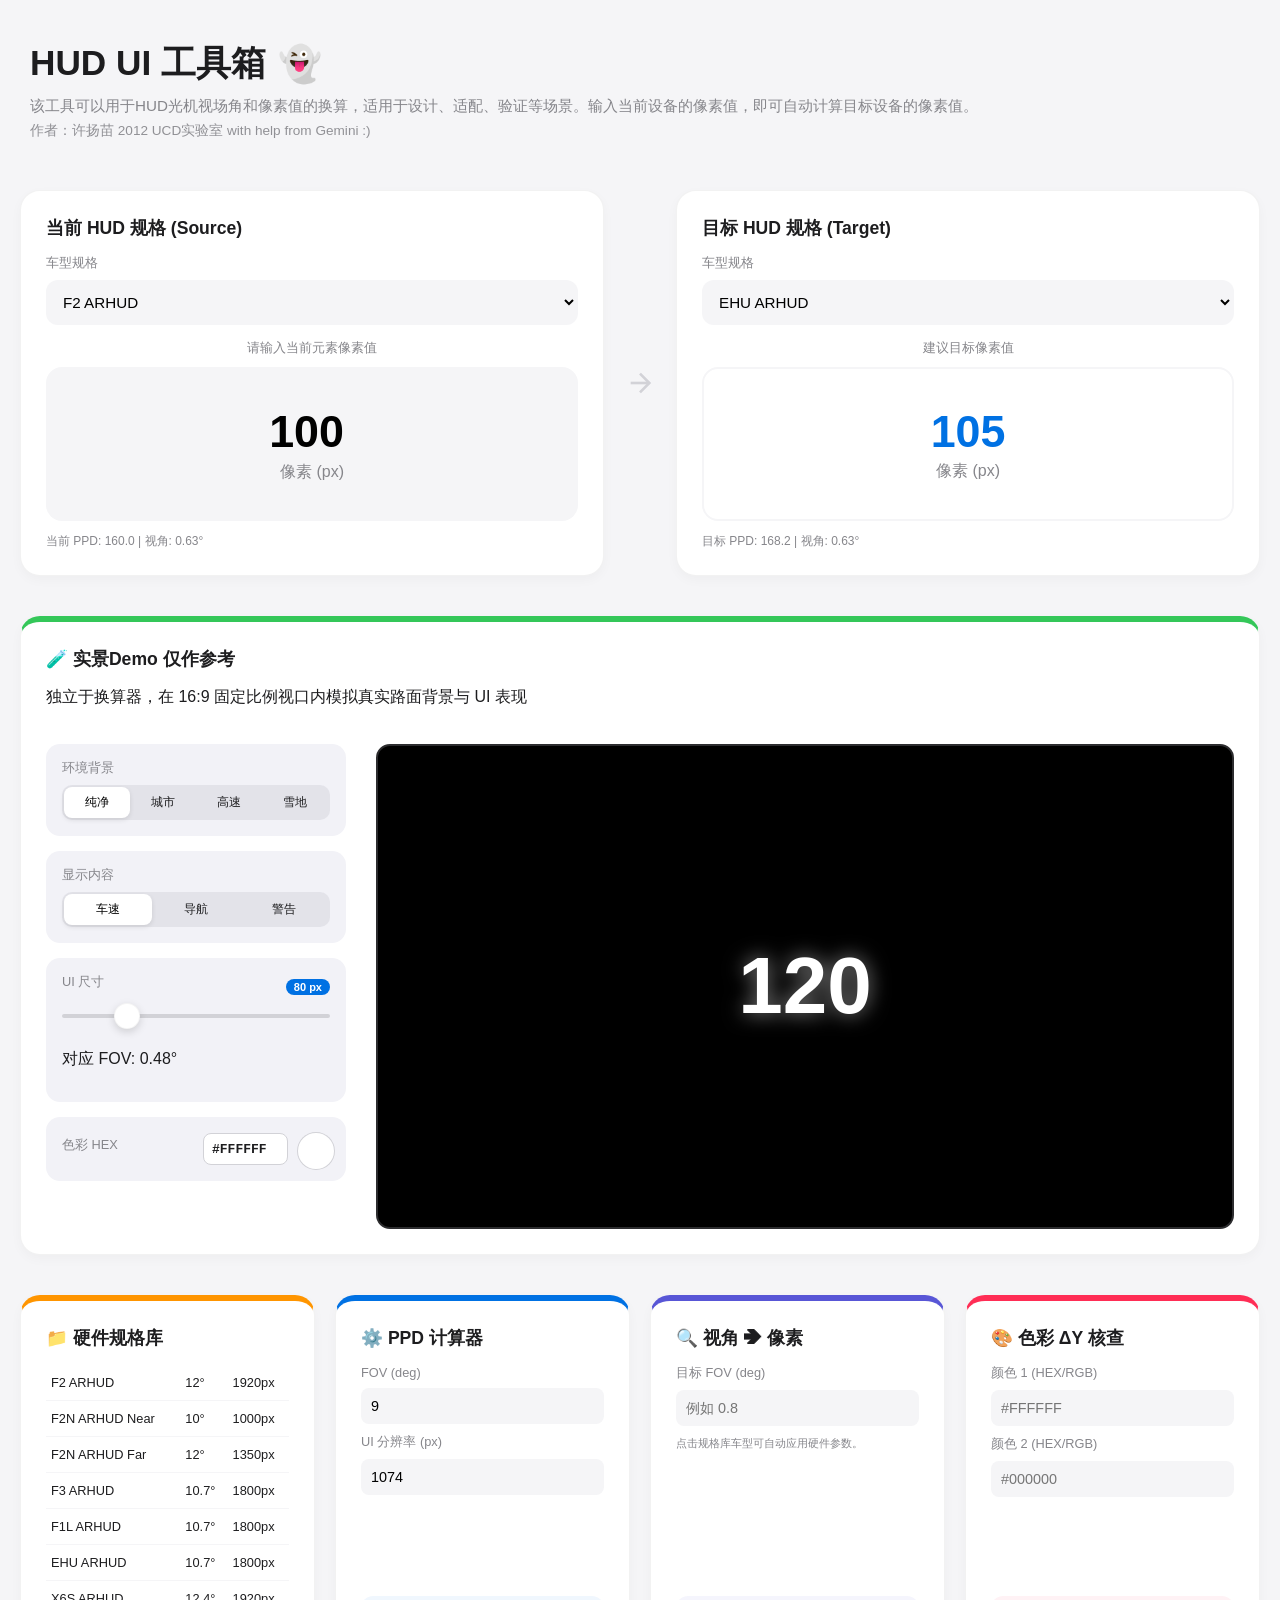
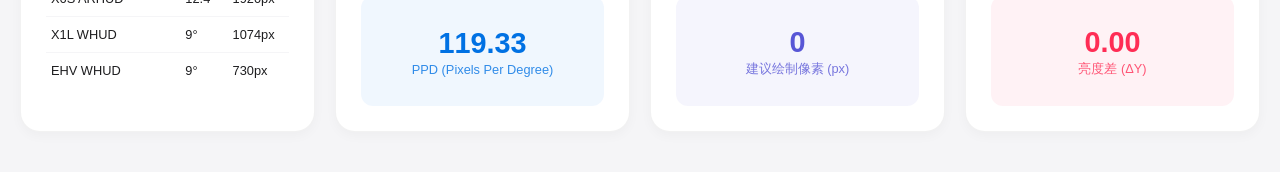
<file: index.html>
<!DOCTYPE html>
<html lang="zh-CN">
<head>
    <meta charset="UTF-8">
    <meta name="viewport" content="width=device-width, initial-scale=1.0">
    <link rel="stylesheet" href="style.css">
    <title>HUD UI 工具箱 - 设计决策专家版</title>
</head>
<body>

<div class="container">
    <header class="app-header">
        <h1>HUD UI 工具箱 <span id="ghost-emoji">👻</span></h1>
        <p class="app-desc">该工具可以用于HUD光机视场角和像素值的换算，适用于设计、适配、验证等场景。输入当前设备的像素值，即可自动计算目标设备的像素值。</p>
        <div class="app-author">作者：许扬苗 2012 UCD实验室 with help from Gemini :)</div>
    </header>

    <div class="full-row">
        <div class="card convert-card">
            <h2>当前 HUD 规格 (Source)</h2>
            <div style="margin-bottom:15px">
                <label>车型规格</label>
                <select id="srcProject" onchange="calcConvert()"></select>
            </div>
            <label style="text-align: center; width: 100%; margin-bottom: 10px;">请输入当前元素像素值</label>
            <div class="display-panel">
                <input type="number" id="convertInputPx" class="panel-input" value="100" oninput="calcConvert()">
                <div style="font-size: 1rem; color: var(--text-dim); margin-top: 4px;">像素 (px)</div>
            </div>
            <div style="font-size: 0.75rem; color: var(--text-dim); margin-top: 12px;">当前 PPD: <span id="srcPpdVal">0</span> | 视角: <span id="srcFovVal">0</span>°</div>
        </div>

        <div class="arrow-separator">
            <svg width="32" height="32" viewBox="0 0 24 24" fill="none" stroke="currentColor" stroke-width="2"><line x1="5" y1="12" x2="19" y2="12"></line><polyline points="12 5 19 12 12 19"></polyline></svg>
        </div>

        <div class="card convert-card">
            <h2>目标 HUD 规格 (Target)</h2>
            <div style="margin-bottom:15px">
                <label>车型规格</label>
                <select id="dstProject" onchange="calcConvert()"></select>
            </div>
            <label style="text-align: center; width: 100%; margin-bottom: 10px;">建议目标像素值</label>
            <div class="display-panel" style="background-color: #fff; border: 2px solid #f5f5f7;">
                <div id="convertResult" style="font-size: 2.8rem; font-weight: 700; color: var(--blue);">0</div>
                <div style="font-size: 1rem; color: var(--text-dim); margin-top: 4px;">像素 (px)</div>
            </div>
            <div style="font-size: 0.75rem; color: var(--text-dim); margin-top: 12px;">目标 PPD: <span id="dstPpdVal">0</span> | 视角: <span id="convertFov">0</span>°</div>
        </div>
    </div>

    <div class="full-row">
        <div class="card visual-lab-card">
            <div class="lab-header">
                <h2>🧪 实景Demo 仅作参考</h2>
                <p>独立于换算器，在 16:9 固定比例视口内模拟真实路面背景与 UI 表现</p>
            </div>
            
            <div class="lab-content">
                <div class="lab-controls">
                    <div class="control-item">
                        <label>环境背景</label>
                        <div class="ios-segmented-control">
                            <button onclick="updateLabScene('none')" class="segment-btn active" id="btn-scene-none">纯净</button>
                            <button onclick="updateLabScene('city')" class="segment-btn" id="btn-scene-city">城市</button>
                            <button onclick="updateLabScene('highway')" class="segment-btn" id="btn-scene-highway">高速</button>
                            <button onclick="updateLabScene('snow')" class="segment-btn" id="btn-scene-snow">雪地</button>
                        </div>
                    </div>

                    <div class="control-item">
                        <label>显示内容</label>
                        <div class="ios-segmented-control">
                            <button onclick="updateLabContent('speed')" class="segment-btn active" id="btn-content-speed">车速</button>
                            <button onclick="updateLabContent('nav')" class="segment-btn" id="btn-content-nav">导航</button>
                            <button onclick="updateLabContent('warn')" class="segment-btn" id="btn-content-warn">警告</button>
                        </div>
                    </div>

                    <div class="control-item">
                        <div style="display: flex; justify-content: space-between; align-items: center;">
                            <label>UI 尺寸</label>
                            <span class="ios-value-tag"><span id="labSizeLabel">80</span> px</span>
                        </div>
                        <input type="range" id="labSizeSlider" class="ios-slider" min="20" max="300" value="80" oninput="updateLabSize()">
                        <p class="hint-text">对应 FOV: <span id="labFovLabel">0.67</span>°</p>
                    </div>
                    
                    <div class="control-item" style="display: flex; align-items: center; justify-content: space-between; margin-bottom: 0;">
                        <label>色彩 HEX</label>
                        <div class="ios-color-wrapper">
                            <input type="text" id="labColorInput" value="#00ff00" maxlength="7" oninput="handleHexInput()">
                            <div class="color-trigger-container">
                                <input type="color" id="labColorPicker" value="#00ff00" oninput="handlePickerInput()">
                                <div class="color-preview-circle" id="colorCircle"></div>
                            </div>
                        </div>
                    </div>
                </div>

                <div class="lab-viewport" id="labViewport">
                    <div id="labHudElement" class="lab-element speed-mode">120</div>
                    <div id="labSceneOverlay" class="lab-scene-overlay"></div>
                </div>
            </div>
        </div>
    </div>

    <div class="card card-bottom card-project">
        <h2>📁 硬件规格库</h2>
        <div class="table-container">
            <table class="project-table">
                <tbody id="projectList"></tbody>
            </table>
        </div>
    </div>

    <div class="card card-bottom card-hw">
        <h2>⚙️ PPD 计算器</h2>
        <div class="content-wrapper">
            <label>FOV (deg)</label>
            <input type="number" id="hwFov" value="9" class="small-input" oninput="calculateAll()">
            <label style="margin-top:10px">UI 分辨率 (px)</label>
            <input type="number" id="hwRes" value="1074" class="small-input" oninput="calculateAll()">
        </div>
        <div class="result-panel-styled blue-bg">
            <div id="ppdOut" class="val-styled">119.33</div>
            <div class="unit-small">PPD (Pixels Per Degree)</div>
        </div>
    </div>

    <div class="card card-bottom card-forward">
        <h2>🔍 视角 ➔ 像素</h2>
        <div class="content-wrapper">
            <label>目标 FOV (deg)</label>
            <input type="number" id="targetFov" placeholder="例如 0.8" class="small-input" oninput="calculateAll()">
            <p style="font-size: 0.7rem; color: var(--text-dim); margin-top:10px; line-height:1.4">点击规格库车型可自动应用硬件参数。</p>
        </div>
        <div class="result-panel-styled purple-bg">
            <div id="pxOut" class="val-styled">0</div>
            <div class="unit-small">建议绘制像素 (px)</div>
        </div>
    </div>

    <div class="card card-bottom card-color">
        <h2>🎨 色彩 ΔY 核查</h2>
        <div class="content-wrapper">
            <label>颜色 1 (HEX/RGB)</label>
            <input type="text" id="color1" placeholder="#FFFFFF" class="small-input" oninput="calculateColor()">
            <label style="margin-top:10px">颜色 2 (HEX/RGB)</label>
            <input type="text" id="color2" placeholder="#000000" class="small-input" oninput="calculateColor()">
        </div>
        <div class="result-panel-styled red-bg">
            <div id="y-diff" class="val-styled">0.00</div>
            <div class="unit-small">亮度差 (ΔY)</div>
        </div>
    </div>
</div>

<script src="script.js"></script>
</body>
</html>
</file>
<file: style.css>
:root {
    --bg-color: #f5f5f7;
    --card-bg: #ffffff;
    --text-main: #1d1d1f;
    --text-dim: #86868b;
    --blue: #0071e3;
    --purple: #5856D6;
    --green: #34C759;
    --orange: #FF9500;
    --red: #FF2D55;
    --border-radius: 20px;
}

body { 
    font-family: -apple-system, "SF Pro Text", "SF Pro Display", sans-serif; 
    background: var(--bg-color); color: var(--text-main);
    margin: 0; padding: 40px 20px;
    display: flex; justify-content: center;
    -webkit-font-smoothing: antialiased;
    overflow-x: hidden;
}

.container { 
    width: 100%; max-width: 1300px; 
    display: grid; 
    grid-template-columns: repeat(4, 1fr); 
    gap: 20px; 
}

.full-row {
    grid-column: 1 / -1;
    display: flex;
    align-items: stretch;
    gap: 20px;
    margin-bottom: 20px;
}

/* 基础卡片样式 */
.card { 
    background: var(--card-bg); padding: 25px; 
    border-radius: var(--border-radius); 
    border: 1px solid rgba(0,0,0,0.05);
    box-shadow: 0 4px 12px rgba(0,0,0,0.03);
    display: flex; 
    flex-direction: column;
    position: relative;
    transition: box-shadow 0.3s ease;
}
.card:hover { box-shadow: 0 8px 24px rgba(0,0,0,0.08); }

.convert-card { flex: 1; border-top: 1px solid rgba(0,0,0,0.05); }

.card-bottom { min-height: 380px; justify-content: flex-start; }
.card-project { border-top: 6px solid var(--orange); }
.card-hw { border-top: 6px solid var(--blue); }
.card-forward { border-top: 6px solid var(--purple); }
.card-color { border-top: 6px solid var(--red); }

.app-header { grid-column: 1 / -1; padding: 0 10px 30px 10px; }
.app-header h1 { margin: 0; font-size: 2.2rem; font-weight: 700; display: flex; align-items: center; }
.app-desc { margin: 8px 0 0 0; color: var(--text-dim); font-size: 0.95rem; line-height: 1.4; }
.app-author { margin: 6px 0 0 0; color: var(--text-dim); font-size: 0.85rem; opacity: 0.9; }

/* 👻 交互样式 */
#ghost-emoji { cursor: pointer; display: inline-block; transition: transform 0.2s cubic-bezier(0.175, 0.885, 0.32, 1.275); margin-left: 12px; }
.floating-ghost { position: fixed; pointer-events: none; z-index: 9999; font-size: 2rem; animation: ghostUp 1.8s ease-out forwards; }
@keyframes ghostUp {
    0% { transform: translate(0, 0) scale(0.5) rotate(0deg); opacity: 1; }
    100% { transform: translate(var(--x-random), -200px) scale(1.5) rotate(var(--r-random)); opacity: 0; }
}

h2 { margin: 0 0 15px 0; font-size: 1.1rem; font-weight: 600; }
label { display: block; font-size: 0.8rem; color: var(--text-dim); margin-bottom: 8px; font-weight: 500; }

select { width: 100%; padding: 12px; background: #f5f5f7; border: 1px solid transparent; border-radius: 12px; font-size: 0.95rem; cursor: pointer; }

/* 顶部显性输入面板 */
.display-panel {
    background: #f5f5f7; padding: 20px; border-radius: 16px; text-align: center;
    display: flex; flex-direction: column; justify-content: center; min-height: 110px;
    border: 2px solid transparent; transition: all 0.2s ease;
}
.panel-input { background: transparent; border: none; width: 100%; text-align: center; font-size: 2.8rem; font-weight: 700; outline: none; }

/* 辅助面板样式 */
.result-panel-styled { margin-top: auto; padding: 15px; border-radius: 12px; text-align: center; min-height: 80px; display: flex; flex-direction: column; justify-content: center; }
.blue-bg { background: rgba(0, 113, 227, 0.06); color: var(--blue); }
.purple-bg { background: rgba(88, 86, 214, 0.06); color: var(--purple); }
.red-bg { background: rgba(255, 45, 85, 0.06); color: var(--red); }
.val-styled { font-size: 1.8rem; font-weight: 700; margin: 2px 0; }
.unit-small { font-size: 0.8rem; opacity: 0.8; font-weight: 400; }
.arrow-separator { display: flex; align-items: center; justify-content: center; color: #d2d2d7; }
.project-table { width: 100%; border-collapse: collapse; font-size: 0.8rem; }
.project-table tr { cursor: pointer; border-bottom: 1px solid #f5f5f7; }
.project-table td { padding: 10px 5px; }
.table-container { overflow-y: auto; max-height: 320px; }
.small-input { width: 100%; border: none; background: #f5f5f7; padding: 10px; border-radius: 8px; font-size: 0.9rem; box-sizing: border-box; }

/* --- Visual Lab 专用样式 (iOS 风格 & 报错修复) --- */
.visual-lab-card { grid-column: 1 / -1; border-top: 6px solid var(--green); width: 100%; box-sizing: border-box; }
.lab-header { margin-bottom: 20px; }
.lab-content { display: flex; gap: 30px; align-items: flex-start; }
.lab-controls { width: 300px; flex-shrink: 0; }
.lab-viewport { flex-grow: 1; aspect-ratio: 16 / 9; background: #000; border-radius: 14px; position: relative; overflow: hidden; display: flex; align-items: center; justify-content: center; border: 2px solid #2c2c2e; box-shadow: inset 0 0 40px rgba(0,0,0,0.8); }

.control-item { background: #f2f2f7; padding: 16px; border-radius: 14px; margin-bottom: 15px; }
.ios-segmented-control { background: rgba(118, 118, 128, 0.12); border-radius: 10px; padding: 2px; display: flex; }
.segment-btn { flex: 1; border: none; background: transparent; padding: 7px 0; font-size: 12px; font-weight: 500; color: #1d1d1f; cursor: pointer; border-radius: 8px; transition: all 0.2s cubic-bezier(0.4, 0, 0.2, 1); }
.segment-btn.active { background: #ffffff; box-shadow: 0 2px 5px rgba(0,0,0,0.1); color: #000; }

.ios-slider { -webkit-appearance: none; -moz-appearance: none; appearance: none; width: 100%; height: 4px; background: #d2d2d7; border-radius: 2px; margin: 15px 0; outline: none; }
.ios-slider::-webkit-slider-thumb { -webkit-appearance: none; appearance: none; width: 26px; height: 26px; background: #ffffff; border: 0.5px solid rgba(0,0,0,0.04); box-shadow: 0 3px 8px rgba(0,0,0,0.15); border-radius: 50%; cursor: pointer; }

.ios-color-wrapper {
    display: flex;
    align-items: center;
    gap: 10px;
}

/* HEX 文本输入框：等宽字体更有设计感 */
#labColorInput {
    width: 85px;
    height: 32px;
    background: #ffffff;
    border: 1px solid #d2d2d7;
    border-radius: 8px;
    padding: 0 8px;
    font-size: 13px;
    font-family: 'SF Mono', 'Menlo', monospace; 
    font-weight: 600;
    color: #1d1d1f;
    outline: none;
    box-sizing: border-box;
}

#labColorInput:focus { border-color: var(--blue); }

/* 隐藏原生 color picker 的 UI，只保留点击功能 */
.color-trigger-container {
    position: relative;
    width: 32px;
    height: 32px;
    cursor: pointer;
}

#labColorPicker {
    position: absolute;
    width: 100%;
    height: 100%;
    opacity: 0; /* 完全透明，盖在圆形上方 */
    cursor: pointer;
    z-index: 2;
}

.color-preview-circle {
    width: 32px;
    height: 32px;
    border-radius: 50%;
    background: #00ff00;
    border: 2px solid #ffffff;
    box-shadow: 0 0 0 1px #d2d2d7;
    z-index: 1;
    transition: background-color 0.1s ease;
}
.ios-value-tag { font-size: 11px; font-weight: 700; background: var(--blue); color: #fff; padding: 2px 8px; border-radius: 10px; }

.lab-element { position: absolute; z-index: 10; pointer-events: none; display: flex; align-items: center; justify-content: center; }
.speed-mode { font-family: 'SF Pro Display', 'DIN Alternate', sans-serif; font-weight: 700; line-height: 1; }
.nav-mode { background: currentColor; clip-path: polygon(50% 0%, 100% 40%, 75% 40%, 75% 100%, 25% 100%, 25% 40%, 0% 40%); }
.warn-mode { background: #FF3B30; clip-path: polygon(50% 0%, 0% 100%, 100% 100%); }

.lab-scene-overlay { position: absolute; top: 0; left: 0; width: 100%; height: 100%; background-size: cover; background-position: center bottom; opacity: 0; transition: opacity 0.4s ease; z-index: 1; }
.scene-city { background-image: url('https://images.unsplash.com/photo-1593716553969-2b5c549e48a5?q=80&w=2340&auto=format&fit=crop&ixlib=rb-4.1.0&ixid=M3wxMjA3fDB8MHxwaG90by1wYWdlfHx8fGVufDB8fHx8fA%3D%3D'); }
.scene-highway { background-image: url('https://images.unsplash.com/photo-1494783367193-149034c05e8f?q=80&w=2340&auto=format&fit=crop&ixlib=rb-4.1.0&ixid=M3wxMjA3fDB8MHxwaG90by1wYWdlfHx8fGVufDB8fHx8fA%3D%3D'); }
.scene-snow { background-image: url('https://images.unsplash.com/photo-1615169279328-dd4d50d5a700?q=80&w=2148&auto=format&fit=crop&ixlib=rb-4.1.0&ixid=M3wxMjA3fDB8MHxwaG90by1wYWdlfHx8fGVufDB8fHx8fA%3D%3D'); }

@media (max-width: 1000px) { .full-row { flex-direction: column; } .container { grid-template-columns: repeat(2, 1fr); } .card-bottom { min-height: auto; } .lab-content { flex-direction: column; } .lab-controls { width: 100%; } }
</file>
